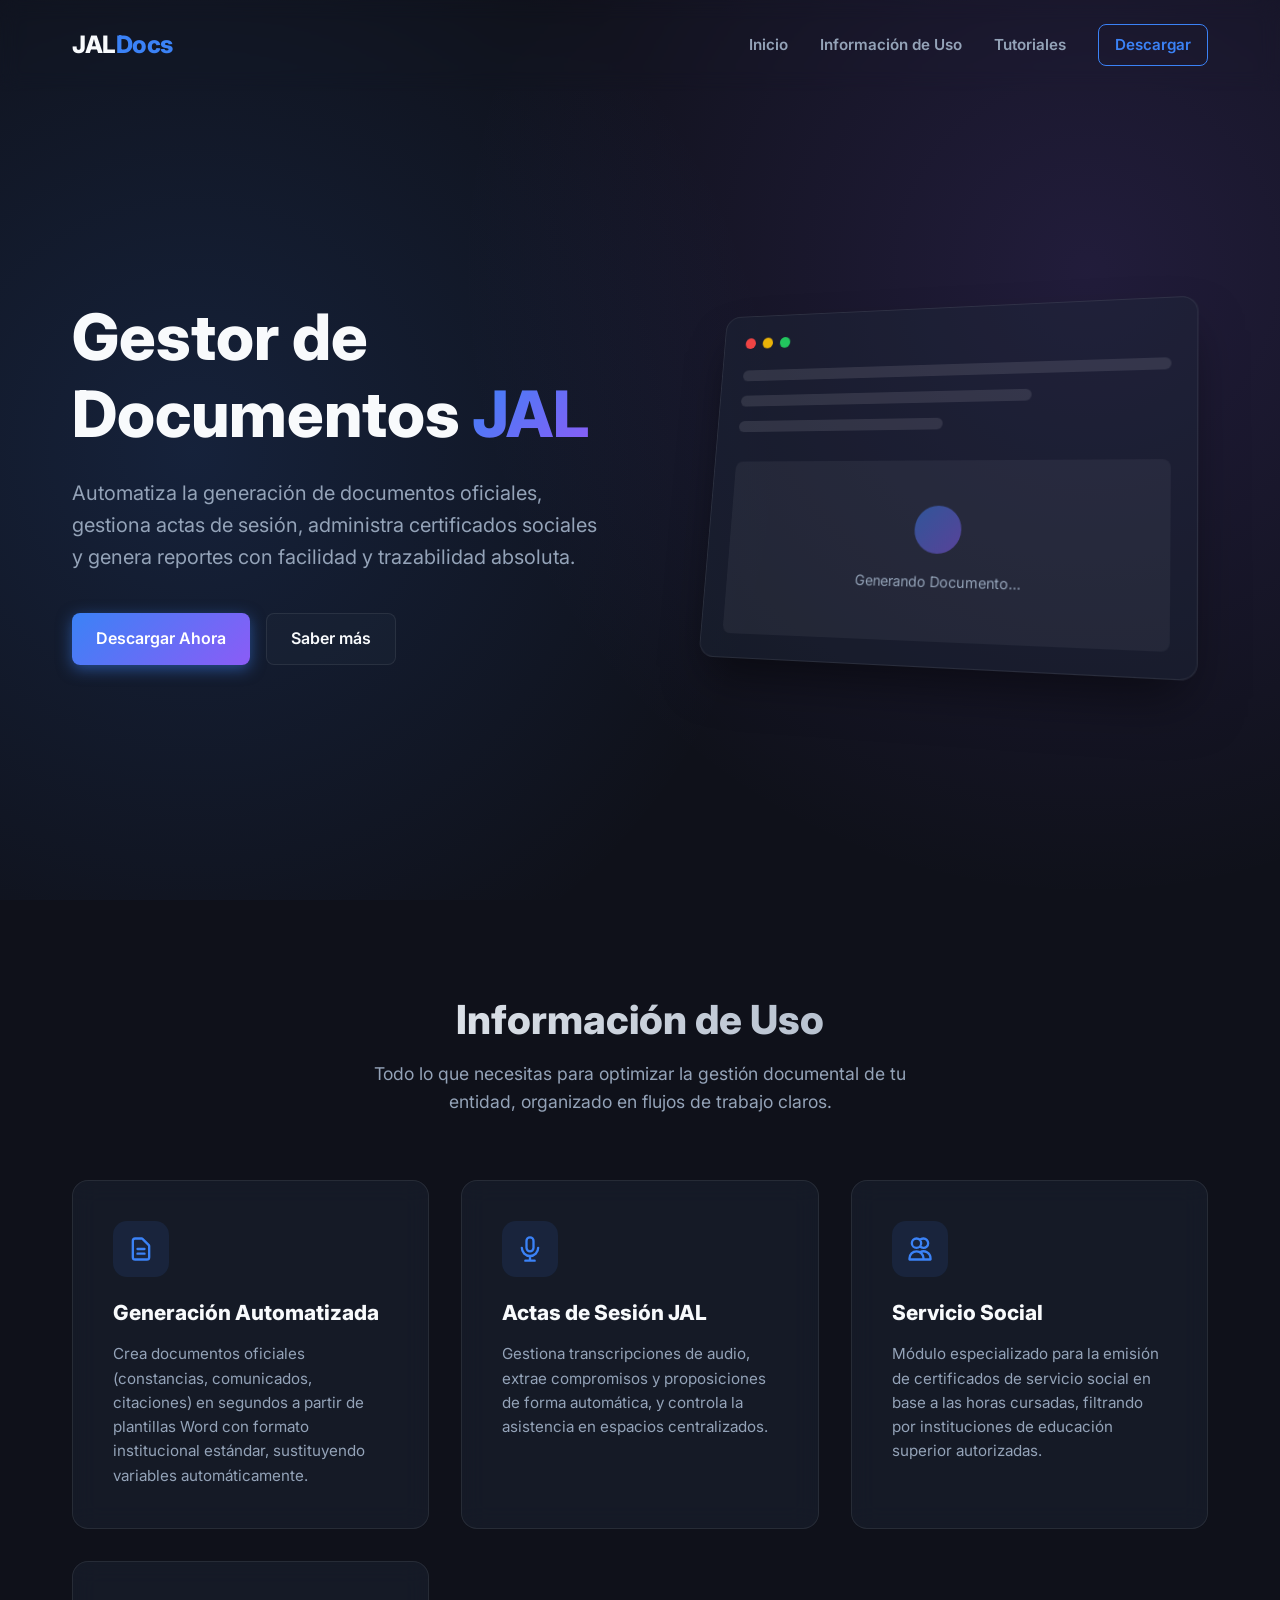
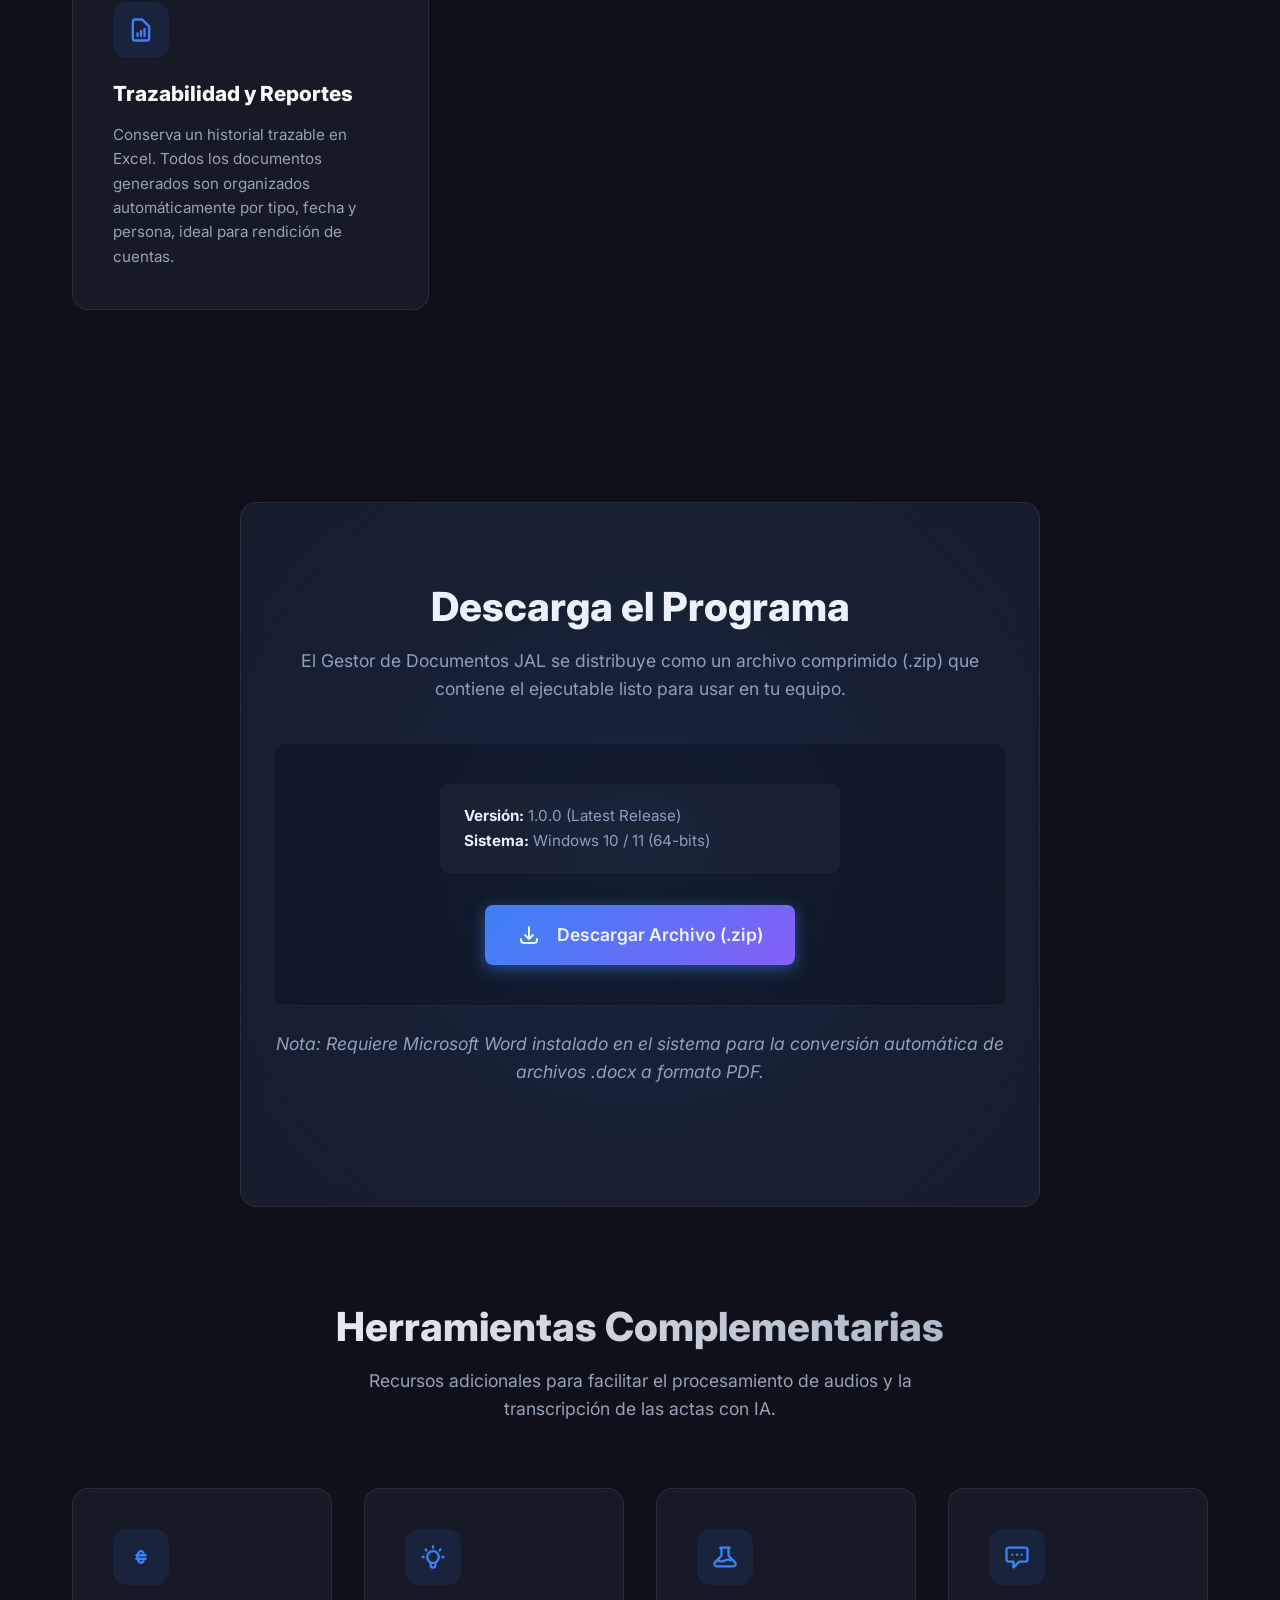
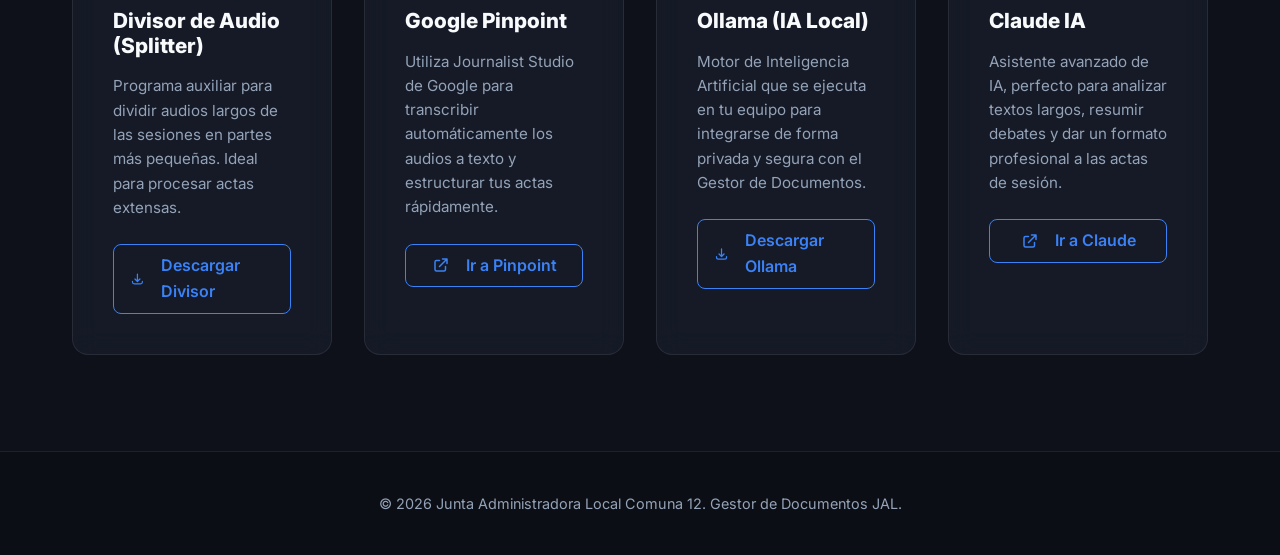
<file: index.html>
<!DOCTYPE html>
<html lang="es">
<head>
    <meta charset="UTF-8">
    <meta name="viewport" content="width=device-width, initial-scale=1.0">
    <meta name="description" content="Gestor de Documentos JAL - Automatización y gestión documental.">
    <title>Gestor de Documentos JAL</title>
    <link href="https://fonts.googleapis.com/css2?family=Inter:wght@300;400;600;800&display=swap" rel="stylesheet">
    <link rel="stylesheet" href="css/styles.css">
</head>
<body>
    <!-- Navbar -->
    <nav id="navbar">
        <div class="nav-container">
            <a href="#home" class="logo">JAL<span>Docs</span></a>
            <ul class="nav-links">
                <li><a href="#home">Inicio</a></li>
                <li><a href="#info">Información de Uso</a></li>
                <li><a href="tutoriales.html">Tutoriales</a></li>
                <li><a href="#download" class="btn-primary-outline">Descargar</a></li>
            </ul>
        </div>
    </nav>

    <!-- Header / Hero Section -->
    <header id="home" class="hero">
        <div class="hero-content">
            <h1 class="hero-title">Gestor de Documentos <span>JAL</span></h1>
            <p class="hero-subtitle">
                Automatiza la generación de documentos oficiales, gestiona actas de sesión, administra certificados sociales y genera reportes con facilidad y trazabilidad absoluta.
            </p>
            <div class="hero-actions">
                <a href="#download" class="btn-primary">Descargar Ahora</a>
                <a href="#info" class="btn-secondary">Saber más</a>
            </div>
        </div>
        <div class="hero-image-wrapper">
            <div class="glass-panel mockup-panel">
                <div class="mockup-header">
                    <span class="dot red"></span>
                    <span class="dot yellow"></span>
                    <span class="dot green"></span>
                </div>
                <div class="mockup-body">
                    <div class="skeleton-line full"></div>
                    <div class="skeleton-line width-70"></div>
                    <div class="skeleton-line width-50"></div>
                    <div class="skeleton-box">
                        <div class="skeleton-icon"></div>
                        <div class="skeleton-text">Generando Documento...</div>
                    </div>
                </div>
            </div>
        </div>
    </header>

    <!-- Usage Info Section -->
    <section id="info" class="section">
        <div class="section-header">
            <h2>Información de Uso</h2>
            <p>Todo lo que necesitas para optimizar la gestión documental de tu entidad, organizado en flujos de trabajo claros.</p>
        </div>
        
        <div class="features-grid">
            <div class="feature-card glass-panel">
                <div class="icon-wrapper">
                    <svg fill="none" stroke="currentColor" viewBox="0 0 24 24"><path stroke-linecap="round" stroke-linejoin="round" stroke-width="2" d="M9 12h6m-6 4h6m2 5H7a2 2 0 01-2-2V5a2 2 0 012-2h5.586a1 1 0 01.707.293l5.414 5.414a1 1 0 01.293.707V19a2 2 0 01-2 2z"></path></svg>
                </div>
                <h3>Generación Automatizada</h3>
                <p>Crea documentos oficiales (constancias, comunicados, citaciones) en segundos a partir de plantillas Word con formato institucional estándar, sustituyendo variables automáticamente.</p>
            </div>
            <div class="feature-card glass-panel">
                <div class="icon-wrapper">
                    <svg fill="none" stroke="currentColor" viewBox="0 0 24 24"><path stroke-linecap="round" stroke-linejoin="round" stroke-width="2" d="M19 11a7 7 0 01-7 7m0 0a7 7 0 01-7-7m7 7v4m0 0H8m4 0h4m-4-8a3 3 0 01-3-3V5a3 3 0 116 0v6a3 3 0 01-3 3z"></path></svg>
                </div>
                <h3>Actas de Sesión JAL</h3>
                <p>Gestiona transcripciones de audio, extrae compromisos y proposiciones de forma automática, y controla la asistencia en espacios centralizados.</p>
            </div>
            <div class="feature-card glass-panel">
                <div class="icon-wrapper">
                    <svg fill="none" stroke="currentColor" viewBox="0 0 24 24"><path stroke-linecap="round" stroke-linejoin="round" stroke-width="2" d="M12 4.354a4 4 0 110 5.292M15 21H3v-1a6 6 0 0112 0v1zm0 0h6v-1a6 6 0 00-9-5.197M13 7a4 4 0 11-8 0 4 4 0 018 0z"></path></svg>
                </div>
                <h3>Servicio Social</h3>
                <p>Módulo especializado para la emisión de certificados de servicio social en base a las horas cursadas, filtrando por instituciones de educación superior autorizadas.</p>
            </div>
            <div class="feature-card glass-panel">
                <div class="icon-wrapper">
                    <svg fill="none" stroke="currentColor" viewBox="0 0 24 24"><path stroke-linecap="round" stroke-linejoin="round" stroke-width="2" d="M9 17v-2m3 2v-4m3 4v-6m2 10H7a2 2 0 01-2-2V5a2 2 0 012-2h5.586a1 1 0 01.707.293l5.414 5.414a1 1 0 01.293.707V19a2 2 0 01-2 2z"></path></svg>
                </div>
                <h3>Trazabilidad y Reportes</h3>
                <p>Conserva un historial trazable en Excel. Todos los documentos generados son organizados automáticamente por tipo, fecha y persona, ideal para rendición de cuentas.</p>
            </div>
        </div>
    </section>

    <!-- Download Section -->
    <section id="download" class="section download-section">
        <div class="download-container glass-panel">
            <h2>Descarga el Programa</h2>
            <p>El Gestor de Documentos JAL se distribuye como un archivo comprimido (.zip) que contiene el ejecutable listo para usar en tu equipo.</p>
            <div class="download-box">
                <div class="version-info">
                    <strong>Versión:</strong> 1.0.0 (Latest Release)
                    <br>
                    <strong>Sistema:</strong> Windows 10 / 11 (64-bits)
                </div>
                <a href="downloads/JAL_Gestor_Documentos.zip" download="JAL_Gestor_Documentos.zip" class="btn-primary btn-large">
                    <svg fill="none" stroke="currentColor" viewBox="0 0 24 24" width="24" height="24" style="margin-right: 8px;"><path stroke-linecap="round" stroke-linejoin="round" stroke-width="2" d="M4 16v1a3 3 0 003 3h10a3 3 0 003-3v-1m-4-4l-4 4m0 0l-4-4m4 4V4"></path></svg>
                    Descargar Archivo (.zip)
                </a>
            </div>
            <p class="download-note">Nota: Requiere Microsoft Word instalado en el sistema para la conversión automática de archivos .docx a formato PDF.</p>
        </div>
    </section>

    <!-- Complementary Tools Section -->
    <section id="tools" class="section" style="padding-top: 0;">
        <div class="section-header">
            <h2>Herramientas Complementarias</h2>
            <p>Recursos adicionales para facilitar el procesamiento de audios y la transcripción de las actas con IA.</p>
        </div>
        
        <div class="features-grid" style="max-width: 1200px; margin: 0 auto; display: grid; grid-template-columns: repeat(auto-fit, minmax(250px, 1fr)); gap: 2rem;">
            <div class="feature-card glass-panel">
                <div class="icon-wrapper">
                    <svg fill="none" stroke="currentColor" viewBox="0 0 24 24"><path stroke-linecap="round" stroke-linejoin="round" stroke-width="2" d="M14.121 15.536c-1.171 1.952-3.07 1.952-4.242 0-1.172-1.953-1.172-5.119 0-7.072 1.171-1.952 3.07-1.952 4.242 0M8 10.5h8m-8 3h8"></path></svg>
                </div>
                <h3>Divisor de Audio (Splitter)</h3>
                <p>Programa auxiliar para dividir audios largos de las sesiones en partes más pequeñas. Ideal para procesar actas extensas.</p>
                <a href="downloads/Audio_Splitter.zip" download="Audio_Splitter.zip" class="btn-primary-outline" style="margin-top: 1.5rem; width: 100%; display: flex; justify-content: center; align-items: center;">
                    <svg fill="none" stroke="currentColor" viewBox="0 0 24 24" width="18" height="18" style="margin-right: 8px;"><path stroke-linecap="round" stroke-linejoin="round" stroke-width="2" d="M4 16v1a3 3 0 003 3h10a3 3 0 003-3v-1m-4-4l-4 4m0 0l-4-4m4 4V4"></path></svg>
                    Descargar Divisor
                </a>
            </div>
            
            <div class="feature-card glass-panel">
                <div class="icon-wrapper">
                    <svg fill="none" stroke="currentColor" viewBox="0 0 24 24"><path stroke-linecap="round" stroke-linejoin="round" stroke-width="2" d="M9.663 17h4.673M12 3v1m6.364 1.636l-.707.707M21 12h-1M4 12H3m3.343-5.657l-.707-.707m2.828 9.9a5 5 0 117.072 0l-.548.547A3.374 3.374 0 0014 18.469V19a2 2 0 11-4 0v-.531c0-.895-.356-1.754-.988-2.386l-.548-.547z"></path></svg>
                </div>
                <h3>Google Pinpoint</h3>
                <p>Utiliza Journalist Studio de Google para transcribir automáticamente los audios a texto y estructurar tus actas rápidamente.</p>
                <a href="https://journaliststudio.google.com/pinpoint/collections" target="_blank" class="btn-primary-outline" style="margin-top: 1.5rem; width: 100%; display: flex; justify-content: center; align-items: center;">
                    <svg fill="none" stroke="currentColor" viewBox="0 0 24 24" width="18" height="18" style="margin-right: 8px;"><path stroke-linecap="round" stroke-linejoin="round" stroke-width="2" d="M10 6H6a2 2 0 00-2 2v10a2 2 0 002 2h10a2 2 0 002-2v-4M14 4h6m0 0v6m0-6L10 14"></path></svg>
                    Ir a Pinpoint
                </a>
            </div>

            <div class="feature-card glass-panel">
                <div class="icon-wrapper">
                    <svg fill="none" stroke="currentColor" viewBox="0 0 24 24"><path stroke-linecap="round" stroke-linejoin="round" stroke-width="2" d="M19.428 15.428a2 2 0 00-1.022-.547l-2.387-.477a6 6 0 00-3.86.517l-.318.158a6 6 0 01-3.86.517L6.05 15.21a2 2 0 00-1.806.547M8 4h8l-1 1v5.172a2 2 0 00.586 1.414l5 5c1.26 1.26.367 3.414-1.415 3.414H4.828c-1.782 0-2.674-2.154-1.414-3.414l5-5A2 2 0 009 10.172V5L8 4z"></path></svg>
                </div>
                <h3>Ollama (IA Local)</h3>
                <p>Motor de Inteligencia Artificial que se ejecuta en tu equipo para integrarse de forma privada y segura con el Gestor de Documentos.</p>
                <a href="https://ollama.com/" target="_blank" class="btn-primary-outline" style="margin-top: 1.5rem; width: 100%; display: flex; justify-content: center; align-items: center;">
                    <svg fill="none" stroke="currentColor" viewBox="0 0 24 24" width="18" height="18" style="margin-right: 8px;"><path stroke-linecap="round" stroke-linejoin="round" stroke-width="2" d="M4 16v1a3 3 0 003 3h10a3 3 0 003-3v-1m-4-4l-4 4m0 0l-4-4m4 4V4"></path></svg>
                    Descargar Ollama
                </a>
            </div>

            <div class="feature-card glass-panel">
                <div class="icon-wrapper">
                    <svg fill="none" stroke="currentColor" viewBox="0 0 24 24"><path stroke-linecap="round" stroke-linejoin="round" stroke-width="2" d="M8 10h.01M12 10h.01M16 10h.01M9 16H5a2 2 0 01-2-2V6a2 2 0 012-2h14a2 2 0 012 2v8a2 2 0 01-2 2h-5l-5 5v-5z"></path></svg>
                </div>
                <h3>Claude IA</h3>
                <p>Asistente avanzado de IA, perfecto para analizar textos largos, resumir debates y dar un formato profesional a las actas de sesión.</p>
                <a href="https://claude.ai/" target="_blank" class="btn-primary-outline" style="margin-top: 1.5rem; width: 100%; display: flex; justify-content: center; align-items: center;">
                    <svg fill="none" stroke="currentColor" viewBox="0 0 24 24" width="18" height="18" style="margin-right: 8px;"><path stroke-linecap="round" stroke-linejoin="round" stroke-width="2" d="M10 6H6a2 2 0 00-2 2v10a2 2 0 002 2h10a2 2 0 002-2v-4M14 4h6m0 0v6m0-6L10 14"></path></svg>
                    Ir a Claude
                </a>
            </div>
        </div>
    </section>

    <!-- Footer -->
    <footer>
        <div class="footer-content">
            <p>&copy; 2026 Junta Administradora Local Comuna 12. Gestor de Documentos JAL.</p>
        </div>
    </footer>

    <script src="js/script.js"></script>
</body>
</html>
</file>
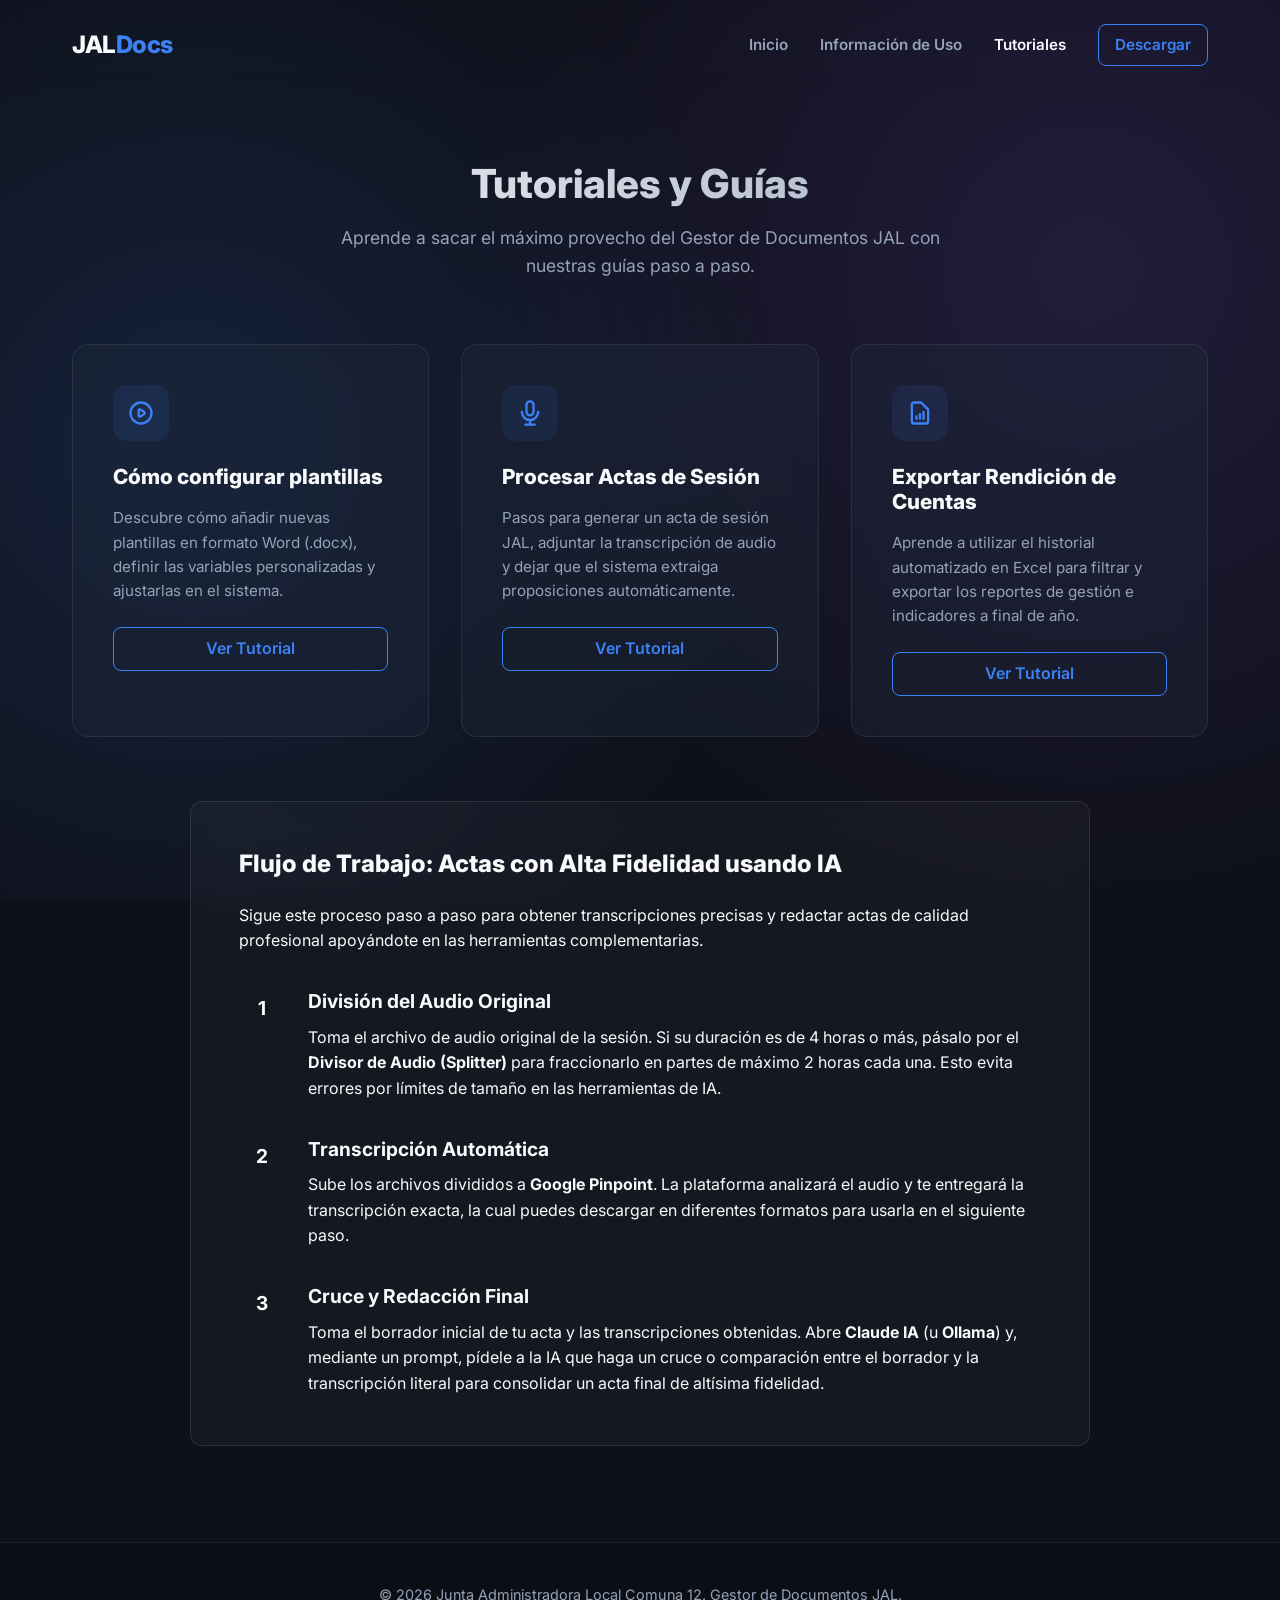
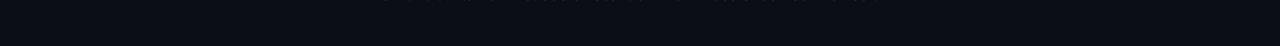
<file: tutoriales.html>
<!DOCTYPE html>
<html lang="es">
<head>
    <meta charset="UTF-8">
    <meta name="viewport" content="width=device-width, initial-scale=1.0">
    <meta name="description" content="Tutoriales - Gestor de Documentos JAL">
    <title>Tutoriales | Gestor de Documentos JAL</title>
    <link href="https://fonts.googleapis.com/css2?family=Inter:wght@300;400;600;800&display=swap" rel="stylesheet">
    <link rel="stylesheet" href="css/styles.css">
</head>
<body>
    <!-- Navbar -->
    <nav id="navbar" class="scrolled">
        <div class="nav-container">
            <a href="index.html" class="logo">JAL<span>Docs</span></a>
            <ul class="nav-links">
                <li><a href="index.html">Inicio</a></li>
                <li><a href="index.html#info">Información de Uso</a></li>
                <li><a href="tutoriales.html" style="color: var(--text-light);">Tutoriales</a></li>
                <li><a href="index.html#download" class="btn-primary-outline">Descargar</a></li>
            </ul>
        </div>
    </nav>

    <!-- Page Content -->
    <section class="section" style="padding-top: 10rem; min-height: 85vh;">
        <div class="section-header">
            <h2>Tutoriales y Guías</h2>
            <p>Aprende a sacar el máximo provecho del Gestor de Documentos JAL con nuestras guías paso a paso.</p>
        </div>

        <div class="features-grid">
            <!-- Tutorial 1 -->
            <div class="feature-card glass-panel">
                <div class="icon-wrapper">
                    <svg fill="none" stroke="currentColor" viewBox="0 0 24 24"><path stroke-linecap="round" stroke-linejoin="round" stroke-width="2" d="M14.752 11.168l-3.197-2.132A1 1 0 0010 9.87v4.263a1 1 0 001.555.832l3.197-2.132a1 1 0 000-1.664z"></path><path stroke-linecap="round" stroke-linejoin="round" stroke-width="2" d="M21 12a9 9 0 11-18 0 9 9 0 0118 0z"></path></svg>
                </div>
                <h3>Cómo configurar plantillas</h3>
                <p>Descubre cómo añadir nuevas plantillas en formato Word (.docx), definir las variables personalizadas y ajustarlas en el sistema.</p>
                <a href="#" class="btn-primary-outline" style="margin-top: 1.5rem; width: 100%;" onclick="alert('Video tutorial en construcción. ¡Vuelve pronto!')">Ver Tutorial</a>
            </div>

            <!-- Tutorial 2 -->
            <div class="feature-card glass-panel">
                <div class="icon-wrapper">
                    <svg fill="none" stroke="currentColor" viewBox="0 0 24 24"><path stroke-linecap="round" stroke-linejoin="round" stroke-width="2" d="M19 11a7 7 0 01-7 7m0 0a7 7 0 01-7-7m7 7v4m0 0H8m4 0h4m-4-8a3 3 0 01-3-3V5a3 3 0 116 0v6a3 3 0 01-3 3z"></path></svg>
                </div>
                <h3>Procesar Actas de Sesión</h3>
                <p>Pasos para generar un acta de sesión JAL, adjuntar la transcripción de audio y dejar que el sistema extraiga proposiciones automáticamente.</p>
                <a href="#" class="btn-primary-outline" style="margin-top: 1.5rem; width: 100%;" onclick="alert('Video tutorial en construcción. ¡Vuelve pronto!')">Ver Tutorial</a>
            </div>

            <!-- Tutorial 3 -->
            <div class="feature-card glass-panel">
                <div class="icon-wrapper">
                    <svg fill="none" stroke="currentColor" viewBox="0 0 24 24"><path stroke-linecap="round" stroke-linejoin="round" stroke-width="2" d="M9 17v-2m3 2v-4m3 4v-6m2 10H7a2 2 0 01-2-2V5a2 2 0 012-2h5.586a1 1 0 01.707.293l5.414 5.414a1 1 0 01.293.707V19a2 2 0 01-2 2z"></path></svg>
                </div>
                <h3>Exportar Rendición de Cuentas</h3>
                <p>Aprende a utilizar el historial automatizado en Excel para filtrar y exportar los reportes de gestión e indicadores a final de año.</p>
                <a href="#" class="btn-primary-outline" style="margin-top: 1.5rem; width: 100%;" onclick="alert('Video tutorial en construcción. ¡Vuelve pronto!')">Ver Tutorial</a>
            </div>
        </div>
        <!-- Flujo de Trabajo IA -->
        <div class="workflow-section" style="margin-top: 4rem; text-align: left; background: rgba(255, 255, 255, 0.03); padding: 3rem; border-radius: 12px; border: 1px solid rgba(255, 255, 255, 0.1); max-width: 900px; margin-left: auto; margin-right: auto; backdrop-filter: blur(10px);">
            <h3 style="margin-bottom: 1.5rem; color: var(--primary-color); font-size: 1.5rem;">Flujo de Trabajo: Actas con Alta Fidelidad usando IA</h3>
            <p style="margin-bottom: 2rem; color: var(--text-light);">Sigue este proceso paso a paso para obtener transcripciones precisas y redactar actas de calidad profesional apoyándote en las herramientas complementarias.</p>
            
            <div class="steps-container" style="display: flex; flex-direction: column; gap: 2rem;">
                <div class="step-card" style="display: flex; gap: 1.5rem; align-items: flex-start;">
                    <div class="step-number" style="background: var(--primary-color); color: white; width: 45px; height: 45px; border-radius: 50%; display: flex; align-items: center; justify-content: center; font-weight: bold; font-size: 1.2rem; flex-shrink: 0;">1</div>
                    <div>
                        <h4 style="margin-bottom: 0.5rem; font-size: 1.2rem;">División del Audio Original</h4>
                        <p style="color: var(--text-light); line-height: 1.6;">Toma el archivo de audio original de la sesión. Si su duración es de 4 horas o más, pásalo por el <strong>Divisor de Audio (Splitter)</strong> para fraccionarlo en partes de máximo 2 horas cada una. Esto evita errores por límites de tamaño en las herramientas de IA.</p>
                    </div>
                </div>
                
                <div class="step-card" style="display: flex; gap: 1.5rem; align-items: flex-start;">
                    <div class="step-number" style="background: var(--primary-color); color: white; width: 45px; height: 45px; border-radius: 50%; display: flex; align-items: center; justify-content: center; font-weight: bold; font-size: 1.2rem; flex-shrink: 0;">2</div>
                    <div>
                        <h4 style="margin-bottom: 0.5rem; font-size: 1.2rem;">Transcripción Automática</h4>
                        <p style="color: var(--text-light); line-height: 1.6;">Sube los archivos divididos a <strong>Google Pinpoint</strong>. La plataforma analizará el audio y te entregará la transcripción exacta, la cual puedes descargar en diferentes formatos para usarla en el siguiente paso.</p>
                    </div>
                </div>

                <div class="step-card" style="display: flex; gap: 1.5rem; align-items: flex-start;">
                    <div class="step-number" style="background: var(--primary-color); color: white; width: 45px; height: 45px; border-radius: 50%; display: flex; align-items: center; justify-content: center; font-weight: bold; font-size: 1.2rem; flex-shrink: 0;">3</div>
                    <div>
                        <h4 style="margin-bottom: 0.5rem; font-size: 1.2rem;">Cruce y Redacción Final</h4>
                        <p style="color: var(--text-light); line-height: 1.6;">Toma el borrador inicial de tu acta y las transcripciones obtenidas. Abre <strong>Claude IA</strong> (u <strong>Ollama</strong>) y, mediante un prompt, pídele a la IA que haga un cruce o comparación entre el borrador y la transcripción literal para consolidar un acta final de altísima fidelidad.</p>
                    </div>
                </div>
            </div>
        </div>
    </section>

    <!-- Footer -->
    <footer>
        <div class="footer-content">
            <p>&copy; 2026 Junta Administradora Local Comuna 12. Gestor de Documentos JAL.</p>
        </div>
    </footer>

    <script src="js/script.js"></script>
</body>
</html>
</file>
<file: css/styles.css>
:root {
    --bg-dark: #0f111a;
    --bg-darker: #090a0f;
    --primary: #3b82f6;
    --primary-glow: rgba(59, 130, 246, 0.5);
    --secondary: #8b5cf6;
    --text-light: #f8fafc;
    --text-muted: #94a3b8;
    --glass-bg: rgba(30, 41, 59, 0.4);
    --glass-border: rgba(255, 255, 255, 0.08);
}

* {
    margin: 0;
    padding: 0;
    box-sizing: border-box;
}

body {
    font-family: 'Inter', sans-serif;
    background-color: var(--bg-dark);
    color: var(--text-light);
    line-height: 1.6;
    overflow-x: hidden;
    background-image: 
        radial-gradient(circle at 15% 50%, rgba(59, 130, 246, 0.15) 0%, transparent 50%),
        radial-gradient(circle at 85% 30%, rgba(139, 92, 246, 0.15) 0%, transparent 50%);
    background-attachment: fixed;
}

html {
    scroll-behavior: smooth;
}

/* Typography */
h1, h2, h3 {
    font-weight: 800;
    line-height: 1.2;
}

a {
    text-decoration: none;
    color: inherit;
    transition: all 0.3s ease;
}

/* Navbar */
#navbar {
    position: fixed;
    top: 0;
    width: 100%;
    z-index: 1000;
    padding: 1.5rem 0;
    transition: all 0.3s ease;
    backdrop-filter: blur(10px);
    border-bottom: 1px solid transparent;
}

#navbar.scrolled {
    padding: 1rem 0;
    background-color: rgba(15, 17, 26, 0.8);
    border-bottom: 1px solid var(--glass-border);
}

.nav-container {
    max-width: 1200px;
    margin: 0 auto;
    padding: 0 2rem;
    display: flex;
    justify-content: space-between;
    align-items: center;
}

.logo {
    font-size: 1.5rem;
    font-weight: 800;
    letter-spacing: -0.5px;
}

.logo span {
    color: var(--primary);
}

.nav-links {
    list-style: none;
    display: flex;
    gap: 2rem;
    align-items: center;
}

.nav-links a {
    font-size: 0.95rem;
    font-weight: 600;
    color: var(--text-muted);
}

.nav-links a:hover {
    color: var(--text-light);
}

/* Buttons */
.btn-primary, .btn-secondary, .btn-primary-outline {
    display: inline-flex;
    align-items: center;
    justify-content: center;
    gap: 0.5rem;
    padding: 0.75rem 1.5rem;
    border-radius: 8px;
    font-weight: 600;
    font-size: 1rem;
    cursor: pointer;
    transition: all 0.3s ease;
}

.btn-primary {
    background: linear-gradient(135deg, var(--primary), var(--secondary));
    color: white;
    border: none;
    box-shadow: 0 4px 15px var(--primary-glow);
}

.btn-primary:hover {
    transform: translateY(-2px);
    box-shadow: 0 6px 20px var(--primary-glow);
}

.btn-secondary {
    background: var(--glass-bg);
    border: 1px solid var(--glass-border);
    color: var(--text-light);
}

.btn-secondary:hover {
    background: rgba(255, 255, 255, 0.1);
    transform: translateY(-2px);
}

.btn-primary-outline {
    border: 1px solid var(--primary);
    color: var(--primary) !important;
    padding: 0.5rem 1rem;
}

.btn-primary-outline:hover {
    background: var(--primary);
    color: white !important;
    box-shadow: 0 0 10px var(--primary-glow);
}

.btn-large {
    padding: 1rem 2rem;
    font-size: 1.1rem;
}

/* Glass Panel */
.glass-panel {
    background: var(--glass-bg);
    backdrop-filter: blur(12px);
    -webkit-backdrop-filter: blur(12px);
    border: 1px solid var(--glass-border);
    border-radius: 16px;
}

/* Sections */
.section {
    padding: 6rem 2rem;
    max-width: 1200px;
    margin: 0 auto;
}

.section-header {
    text-align: center;
    margin-bottom: 4rem;
}

.section-header h2 {
    font-size: 2.5rem;
    margin-bottom: 1rem;
    background: linear-gradient(to right, #fff, #94a3b8);
    -webkit-background-clip: text;
    -webkit-text-fill-color: transparent;
}

.section-header p {
    color: var(--text-muted);
    font-size: 1.1rem;
    max-width: 600px;
    margin: 0 auto;
}

/* Hero */
.hero {
    min-height: 100vh;
    display: flex;
    align-items: center;
    justify-content: space-between;
    max-width: 1200px;
    margin: 0 auto;
    padding: 8rem 2rem 4rem;
    gap: 4rem;
}

.hero-content {
    flex: 1;
    max-width: 600px;
    animation: fadeUp 0.8s ease forwards;
}

.hero-title {
    font-size: 4rem;
    margin-bottom: 1.5rem;
}

.hero-title span {
    background: linear-gradient(135deg, var(--primary), var(--secondary));
    -webkit-background-clip: text;
    -webkit-text-fill-color: transparent;
}

.hero-subtitle {
    font-size: 1.25rem;
    color: var(--text-muted);
    margin-bottom: 2.5rem;
}

.hero-actions {
    display: flex;
    gap: 1rem;
}

.hero-image-wrapper {
    flex: 1;
    display: flex;
    justify-content: center;
    animation: fadeInRight 1s ease forwards;
}

/* Mockup Panel */
.mockup-panel {
    width: 100%;
    max-width: 500px;
    padding: 1.5rem;
    box-shadow: 0 25px 50px -12px rgba(0, 0, 0, 0.5);
    transform: perspective(1000px) rotateY(-15deg) rotateX(10deg);
    transition: transform 0.5s ease;
}

.mockup-panel:hover {
    transform: perspective(1000px) rotateY(-5deg) rotateX(5deg);
}

.mockup-header {
    display: flex;
    gap: 0.5rem;
    margin-bottom: 1.5rem;
}

.dot {
    width: 12px;
    height: 12px;
    border-radius: 50%;
}
.dot.red { background-color: #ef4444; }
.dot.yellow { background-color: #eab308; }
.dot.green { background-color: #22c55e; }

.skeleton-line {
    height: 12px;
    background: rgba(255, 255, 255, 0.1);
    border-radius: 6px;
    margin-bottom: 1rem;
}
.skeleton-line.full { width: 100%; }
.skeleton-line.width-70 { width: 70%; }
.skeleton-line.width-50 { width: 50%; }

.skeleton-box {
    height: 180px;
    background: rgba(255, 255, 255, 0.05);
    border-radius: 8px;
    margin-top: 2rem;
    display: flex;
    flex-direction: column;
    align-items: center;
    justify-content: center;
    gap: 1rem;
}

.skeleton-icon {
    width: 48px;
    height: 48px;
    border-radius: 50%;
    background: linear-gradient(135deg, rgba(59, 130, 246, 0.5), rgba(139, 92, 246, 0.5));
    animation: pulse 2s infinite;
}

.skeleton-text {
    font-size: 0.9rem;
    color: var(--text-muted);
}

@keyframes pulse {
    0% { transform: scale(0.95); opacity: 0.8; }
    50% { transform: scale(1.05); opacity: 1; }
    100% { transform: scale(0.95); opacity: 0.8; }
}

/* Features Grid */
.features-grid {
    display: grid;
    grid-template-columns: repeat(auto-fit, minmax(280px, 1fr));
    gap: 2rem;
}

.feature-card {
    padding: 2.5rem;
    transition: transform 0.3s ease, box-shadow 0.3s ease;
    opacity: 0;
    transform: translateY(20px);
}

.feature-card.visible {
    animation: fadeUp 0.6s ease forwards;
}

.feature-card:hover {
    transform: translateY(-5px);
    box-shadow: 0 10px 30px rgba(0, 0, 0, 0.2);
}

.icon-wrapper {
    width: 56px;
    height: 56px;
    border-radius: 14px;
    background: rgba(59, 130, 246, 0.1);
    color: var(--primary);
    display: flex;
    align-items: center;
    justify-content: center;
    margin-bottom: 1.5rem;
}

.icon-wrapper svg {
    width: 28px;
    height: 28px;
}

.feature-card h3 {
    font-size: 1.3rem;
    margin-bottom: 1rem;
    color: var(--text-light);
}

.feature-card p {
    color: var(--text-muted);
    font-size: 0.95rem;
}

/* Download Section */
.download-section {
    text-align: center;
}

.download-container {
    max-width: 800px;
    margin: 0 auto;
    padding: 5rem 2rem;
    position: relative;
    overflow: hidden;
}

.download-container::before {
    content: '';
    position: absolute;
    top: -50%;
    left: -50%;
    width: 200%;
    height: 200%;
    background: radial-gradient(circle, rgba(59,130,246,0.1) 0%, transparent 70%);
    pointer-events: none;
}

.download-container h2 {
    font-size: 2.5rem;
    margin-bottom: 1rem;
}

.download-container > p {
    color: var(--text-muted);
    margin-bottom: 2.5rem;
    font-size: 1.1rem;
}

.download-box {
    background: rgba(0, 0, 0, 0.3);
    border-radius: 12px;
    padding: 2.5rem;
    display: flex;
    flex-direction: column;
    align-items: center;
    gap: 2rem;
    margin-bottom: 1.5rem;
    border: 1px solid rgba(255, 255, 255, 0.05);
}

.version-info {
    text-align: left;
    color: var(--text-muted);
    font-size: 0.95rem;
    background: rgba(255, 255, 255, 0.03);
    padding: 1.25rem 1.5rem;
    border-radius: 8px;
    width: 100%;
    max-width: 400px;
}

.version-info strong {
    color: var(--text-light);
}

.download-note {
    font-size: 0.85rem;
    color: var(--text-muted);
    font-style: italic;
}

/* Footer */
footer {
    border-top: 1px solid var(--glass-border);
    padding: 2.5rem 0;
    text-align: center;
    color: var(--text-muted);
    font-size: 0.9rem;
    background: rgba(0,0,0,0.2);
}

/* Animations */
@keyframes fadeUp {
    from {
        opacity: 0;
        transform: translateY(30px);
    }
    to {
        opacity: 1;
        transform: translateY(0);
    }
}

@keyframes fadeInRight {
    from {
        opacity: 0;
        transform: translateX(30px);
    }
    to {
        opacity: 1;
        transform: translateX(0);
    }
}

/* Responsive */
@media (max-width: 768px) {
    .hero {
        flex-direction: column;
        text-align: center;
        padding-top: 8rem;
    }
    
    .hero-actions {
        justify-content: center;
    }

    .nav-links {
        display: none;
    }

    .hero-title {
        font-size: 3rem;
    }
    
    .mockup-panel {
        transform: none;
    }
    
    .mockup-panel:hover {
        transform: none;
    }
}
</file>
